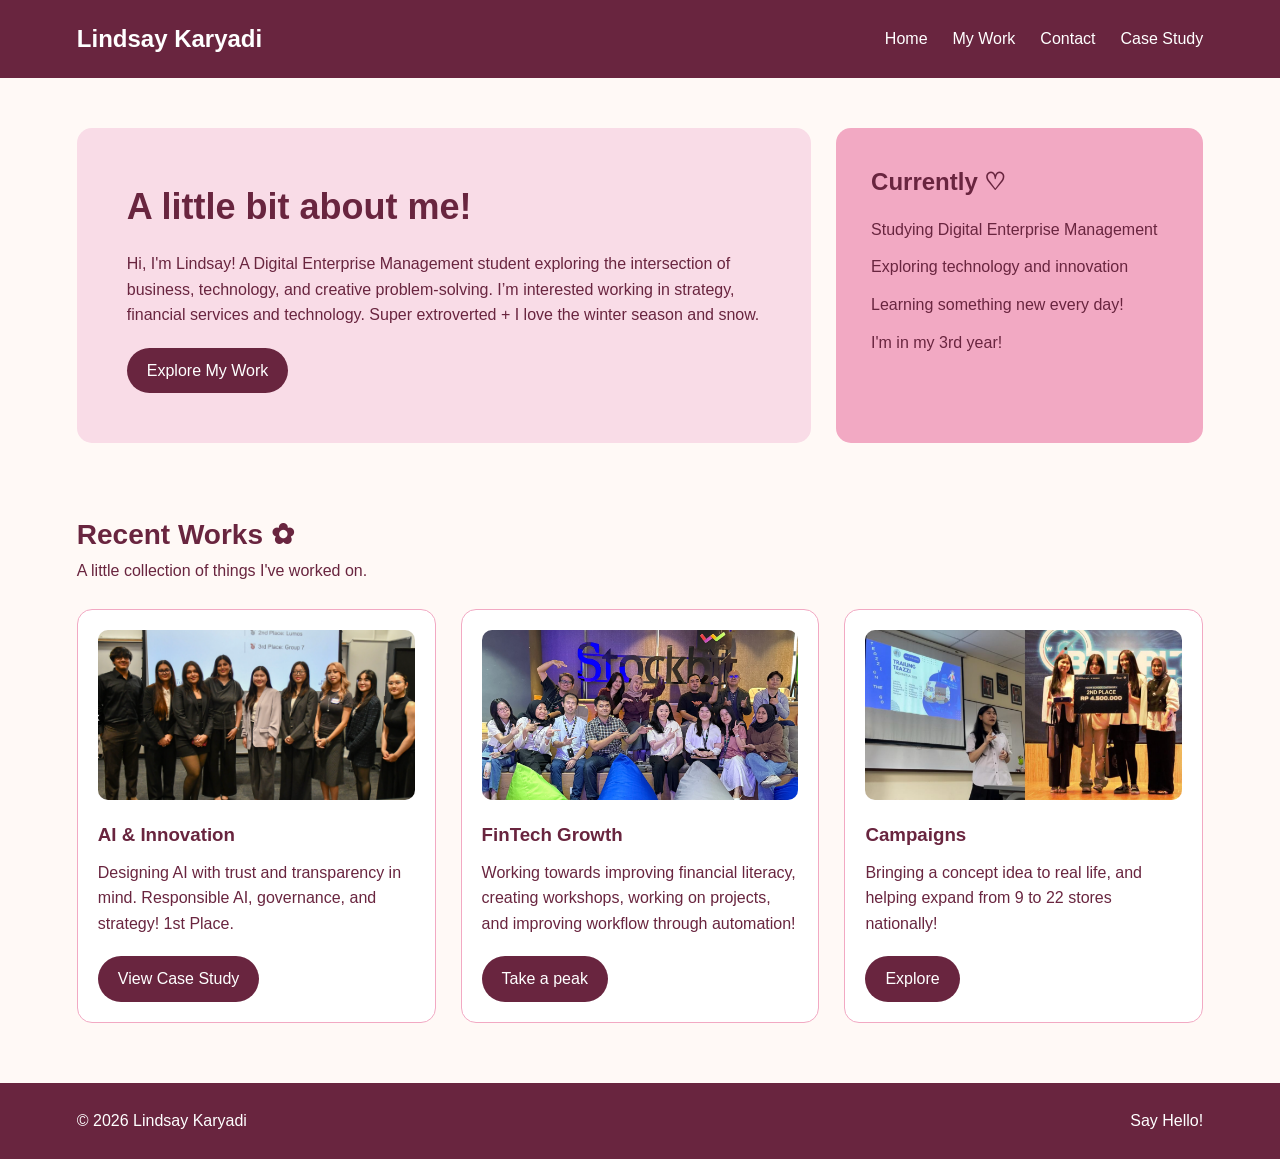
<file: index.html>
<!DOCTYPE html>
<html lang="en">
<head>
  <meta charset="UTF-8">
  <meta name="viewport" content="width=device-width, initial-scale=1.0">
  <title>Lindsay Karyadi | Portfolio</title>
  <link rel="stylesheet" href="css/style.css">
</head>

<body>

  <header class="site-header">
    <h2>Lindsay Karyadi </h2>

  
<nav>
  <a href="index.html">Home</a>
  <a href="index.html#work">My Work</a>
  <a href="index.html#contact">Contact</a>
  <a href="detail.html">Case Study</a>
</nav>

  </header>

  <main>

    <section class="hero-grid">
      <div class="hero-main">
        <h1>A little bit about me!</h1>
        <p>
          Hi, I'm Lindsay! A Digital Enterprise Management student exploring the intersection of business, technology, and creative problem-solving. 
I’m interested working in strategy, financial services and technology. 
Super extroverted + I love the winter season and snow.
        </p>
     <a class="button" href="#work">Explore My Work</a>
      </div>

      <div class="hero-side">
        <h2>Currently ♡</h2>
        <p>Studying Digital Enterprise Management</p>
        <p>Exploring technology and innovation</p>
        <p>Learning something new every day!</p>
         <p>I'm in my 3rd year! </p>
      </div>
    </section>




<section id="work" class="work-section">

  <h2>Recent Works ✿</h2>
  <p>A little collection of things I've worked on.</p>

  <div class="cards-gallery">

    <article class="card">
      <img class="card-image" src="images/competition.png"
           alt="AI case competition team">

      <h3>AI & Innovation</h3>
      <p>
        Designing AI with trust and transparency in mind.
        Responsible AI, governance, and strategy!
        1st Place.
      </p>

      <a class="button" href="detail.html">View Case Study</a>
    </article>

    <article class="card">
      <img class="card-image" src="images/fintech.jpg"
           alt="FinTech team">

      <h3>FinTech Growth</h3>
      <p>
        Working towards improving financial literacy,
        creating workshops, working on projects,
        and improving workflow through automation!
      </p>

      <a class="button" href="detail.html">Take a peak</a>
    </article>

    <article class="card">
      <img class="card-image" src="images/campaigns.png"
           alt="Campaign project">

      <h3>Campaigns</h3>
      <p>
        Bringing a concept idea to real life, and helping expand from 9 to 22 stores nationally!
      </p>

      <a class="button" href="detail.html">Explore</a>
    </article>

  </div>

</section>

  </main>

<footer id="contact" class="site-footer">
    <p>© 2026 Lindsay Karyadi </p>
    <a href="mailto:lindsaykaryadi@gmail.com">Say Hello!</a>
  </footer>

</body>
</html>
</file>
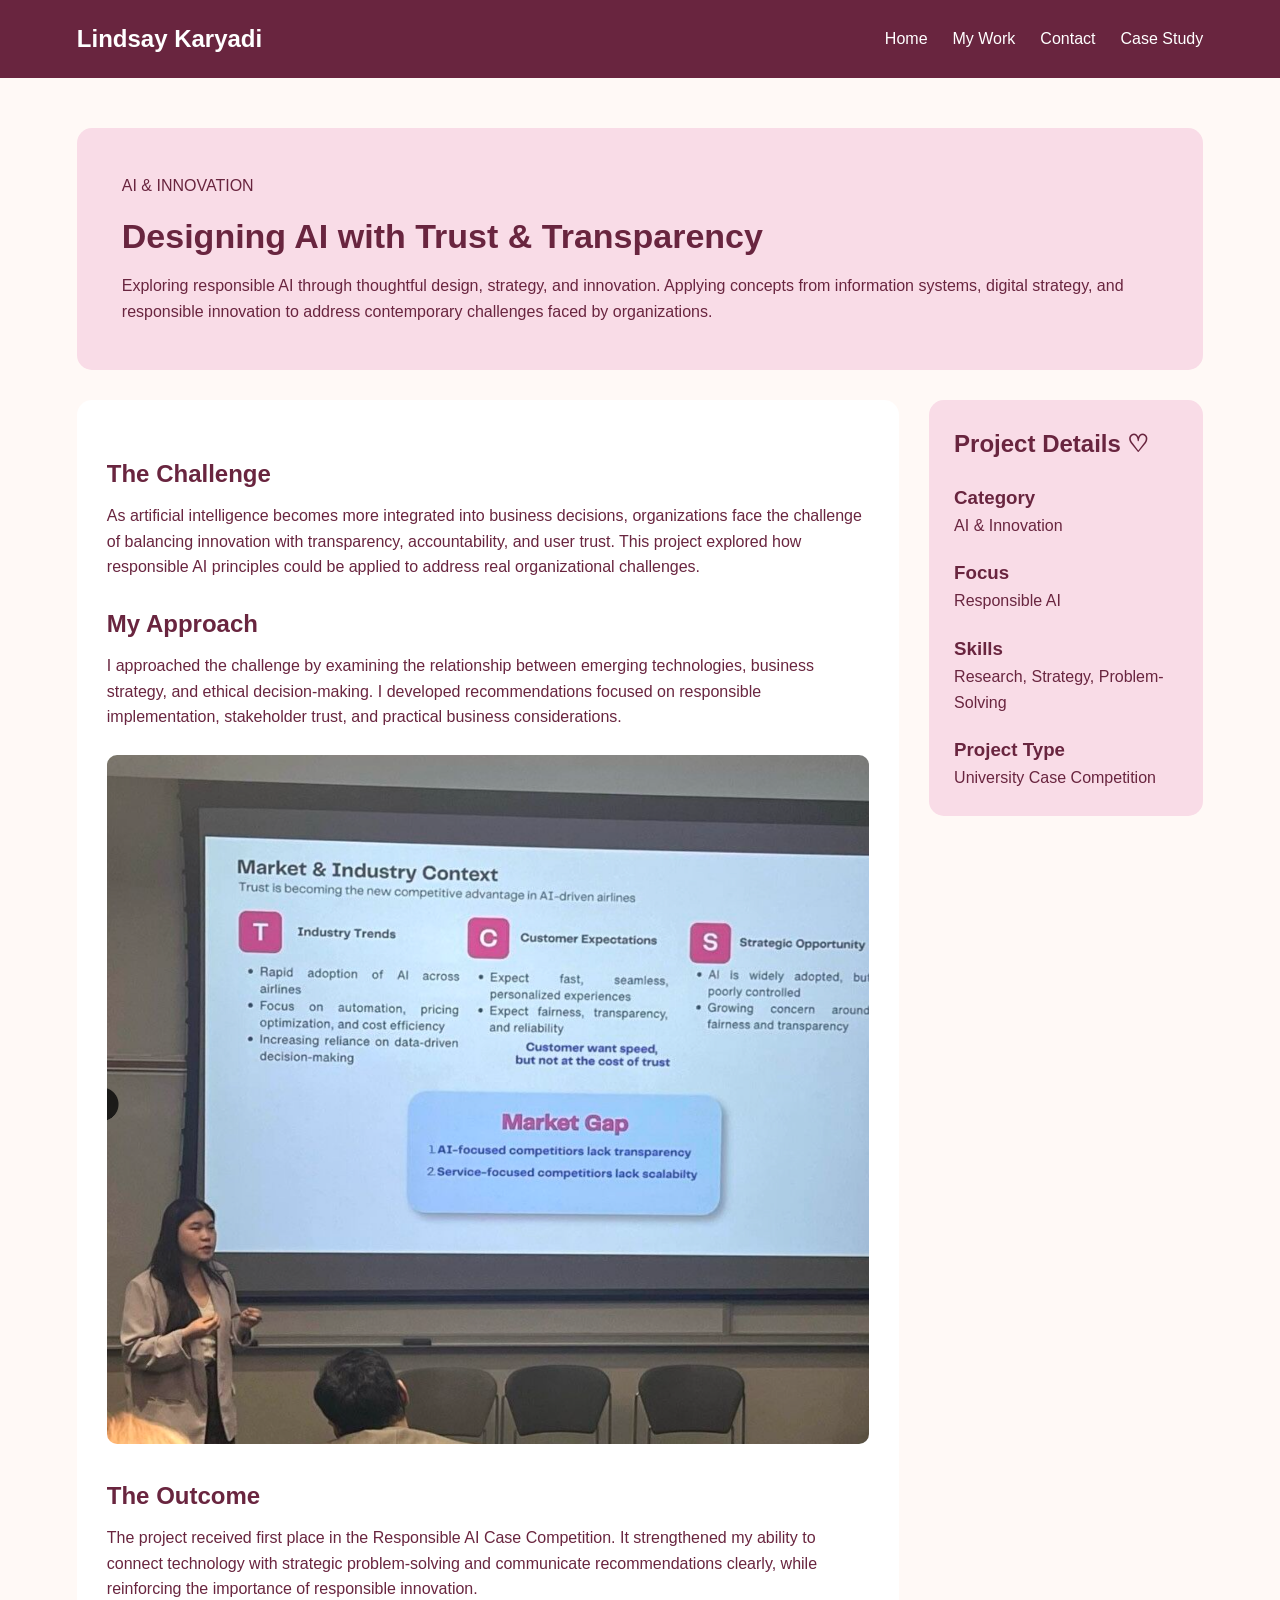
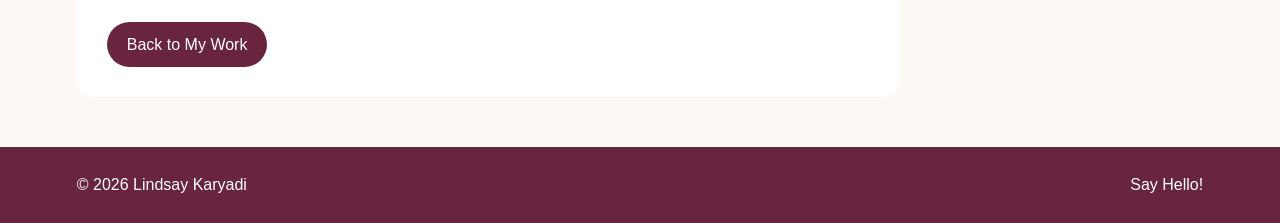
<file: detail.html>
<!DOCTYPE html>
<html lang="en">
<head>
  <meta charset="UTF-8">
  <meta name="viewport" content="width=device-width, initial-scale=1.0">
  <title>AI & Innovation | Lindsay Karyadi</title>
  <link rel="stylesheet" href="css/style.css">
</head>

<body>

  <header class="site-header">
    <h2>Lindsay Karyadi </h2>

    
<nav>
  <a href="index.html">Home</a>
  <a href="index.html#work">My Work</a>
  <a href="index.html#contact">Contact</a>
  <a href="detail.html">Case Study</a>
</nav>

  </header>

  <main class="detail-layout">

    <section class="detail-hero">
      <p>AI & INNOVATION</p>
      <h1>Designing AI with Trust & Transparency</h1>
      <p>
        Exploring responsible AI through thoughtful design, strategy, and innovation. Applying concepts from information systems, digital strategy, and responsible innovation to address contemporary challenges faced by organizations.
      </p>
    </section>

    <section class="content-grid">

      <article class="case-content">

        <h2>The Challenge</h2>
        <p>
          As artificial intelligence becomes more integrated into business decisions, 
organizations face the challenge of balancing innovation with transparency, 
accountability, and user trust. This project explored how responsible 
AI principles could be applied to address real organizational challenges.
        </p>

        <h2>My Approach</h2>
        <p>
          I approached the challenge by examining the relationship between emerging technologies, business strategy, and ethical decision-making. I developed recommendations focused on responsible implementation, stakeholder trust, 
and practical business considerations.
        </p>

 
<img class="project-image"
     src="images/presentation.png"
     alt="Responsible AI case study presentation">

        

        <h2>The Outcome</h2>
        <p>
       The project received first place in the Responsible AI Case Competition. 
It strengthened my ability to connect technology with strategic 
problem-solving and communicate recommendations clearly, 
while reinforcing the importance of responsible innovation.
        </p>

        <a class="button" href="index.html#work">
          Back to My Work
        </a>

      </article>

      <aside class="project-details">
        <h2>Project Details ♡</h2>

        <h3>Category</h3>
        <p>AI & Innovation</p>

        <h3>Focus</h3>
        <p>Responsible AI</p>

        <h3>Skills</h3>
        <p>Research, Strategy, Problem-Solving</p>

        <h3>Project Type</h3>
        <p>University Case Competition</p>
      </aside>

    </section>

  </main>

  <footer id="contact" class="site-footer">
    <p>© 2026 Lindsay Karyadi </p>
    <a href="mailto:lindsaykaryadi@gmail.com">Say Hello!</a>
  </footer>

</body>
</html>
</file>
<file: css/style.css>
* {
  margin: 0;
  padding: 0;
  box-sizing: border-box;
}

body {
  font-family: Arial, sans-serif;
  background-color: #FFF9F6;
  color: #69253F;
  line-height: 1.6;
}

a {
  text-decoration: none;
  color: inherit;
}

.site-header {
  background-color: #69253F;
  color: white;
  padding: 20px 6%;

  display: flex;
  justify-content: space-between;
  align-items: center;
}

.site-header nav {
  display: flex;
  gap: 25px;
}

.site-header a:hover {
  color: #F2A9C3;
}

.hero-grid {
  display: grid;
  grid-template-columns: 2fr 1fr;
  gap: 25px;
  padding: 50px 6%;
}

.hero-main {
  background-color: #F9DCE7;
  padding: 50px;
  border-radius: 15px;
}

.hero-main h1 {
  font-size: 36px;
  margin-bottom: 15px;
}

.hero-side {
  background-color: #F2A9C3;
  padding: 35px;
  border-radius: 15px;
}

.hero-side h2 {
  margin-bottom: 15px;
}

.hero-side p {
  margin-bottom: 12px;
}


.button {
  display: inline-block;
  background-color: #69253F;
  color: white;
  padding: 10px 20px;
  border-radius: 25px;
  margin-top: 20px;
}

.button:hover {
  background-color: #B23C6B;
}

.work-section {
  padding: 20px 6% 60px;
}

.work-section h2 {
  font-size: 28px;
}

.cards-gallery {
  display: grid;
  grid-template-columns: repeat(auto-fit, minmax(280px, 1fr));
  gap: 25px;
  margin-top: 25px;
}

.card {
  display: flex;
  flex-direction: column;
  background-color: white;
  padding: 20px;
  border: 1px solid #F2A9C3;
  border-radius: 15px;
}

.card-image {
  width: 100%;
  height: 170px;
  object-fit: cover;
  border-radius: 10px;
  margin-bottom: 20px;
}

.pink {
  background-color: #F2A9C3;
}

.purple {
  background-color: #EAD4E4;
}

.peach {
  background-color: #F7E0D5;
}

.card h3 {
  margin-bottom: 10px;
}

.card p {
  margin-bottom: 20px;
}

.card .button {
  margin-top: auto;
  align-self: flex-start;
}

.detail-layout {
  padding: 50px 6%;
}

.detail-hero {
  background-color: #F9DCE7;
  padding: 45px;
  border-radius: 15px;
  margin-bottom: 30px;
}

.detail-hero h1 {
  font-size: 34px;
  margin: 10px 0;
}

.content-grid {
  display: grid;
  grid-template-columns: 3fr 1fr;
  gap: 30px;
}

.case-content {
  background-color: white;
  padding: 30px;
  border-radius: 15px;
}

.case-content h2 {
  margin: 25px 0 10px;
}

.project-image {
  width: 100%;
  height: auto;
  border-radius: 10px;
  margin-top: 25px;
}

.project-details {
  background-color: #F9DCE7;
  padding: 25px;
  border-radius: 15px;
  align-self: start;
}

.project-details h3 {
  margin-top: 20px;
}

.site-footer {
  background-color: #69253F;
  color: white;
  padding: 25px 6%;

  display: flex;
  justify-content: space-between;
  align-items: center;
}


@media (max-width: 767px) {

  .site-header {
    flex-direction: column;
    gap: 15px;
    text-align: center;
  }

  .site-header nav {
    flex-wrap: wrap;
    justify-content: center;
    gap: 15px;
  }

  .hero-grid {
    grid-template-columns: 1fr;
    padding: 25px 5%;
  }

  .hero-main {
    padding: 30px;
  }

  .hero-main h1 {
    font-size: 28px;
  }

  .cards-gallery {
    grid-template-columns: 1fr;
  }

  .detail-layout {
    padding: 25px 5%;
  }

  .detail-hero {
    padding: 25px;
  }

  .detail-hero h1 {
    font-size: 27px;
  }

  .content-grid {
    grid-template-columns: 1fr;
  }

 .site-footer {
    flex-direction: column;
    gap: 10px;
    text-align: center;
  }

  .hero-side {
    padding: 25px;
  }

  .case-content {
    padding: 20px;
  }
}
</file>
